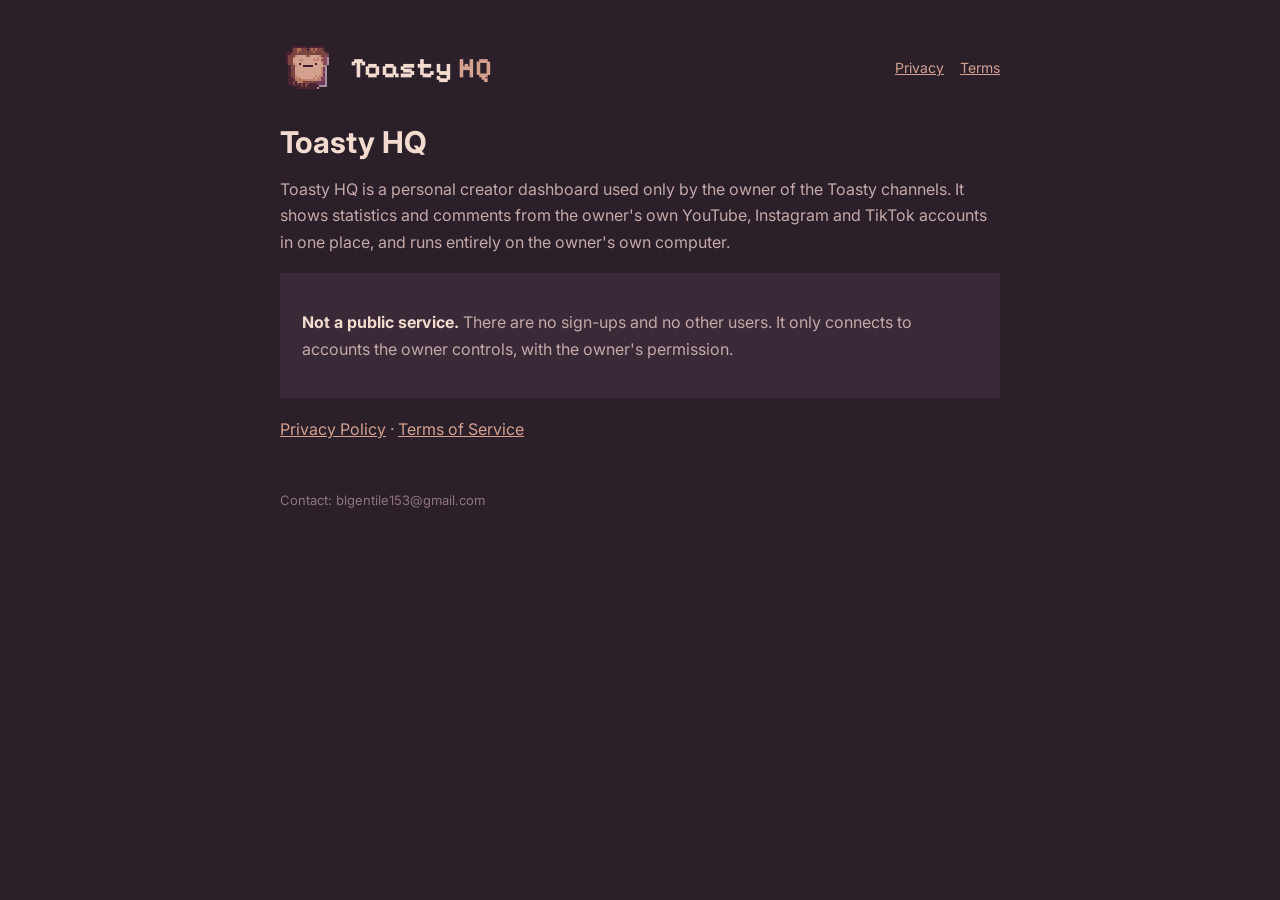
<file: index.html>
<!doctype html>
<html lang="en">
<head>
  <meta charset="utf-8">
  <meta name="viewport" content="width=device-width, initial-scale=1">
  <title>Toasty HQ</title>
  <link rel="icon" href="toasty.png">
  <link href="https://fonts.googleapis.com/css2?family=Pixelify+Sans:wght@700&family=Inter:wght@400;600;700&display=swap" rel="stylesheet">
  <link rel="stylesheet" href="style.css">
</head>
<body>
  <div class="wrap">
    <header>
      <img src="toasty.png" alt="Toasty">
      <a class="logo" href="./">Toasty <span>HQ</span></a>
      <nav><a href="privacy/">Privacy</a><a href="terms/">Terms</a></nav>
    </header>
    <h1>Toasty HQ</h1>
    <p>Toasty HQ is a personal creator dashboard used only by the owner of the Toasty channels. It shows statistics and
      comments from the owner's own YouTube, Instagram and TikTok accounts in one place, and runs entirely on the
      owner's own computer.</p>
    <div class="card">
      <p><strong>Not a public service.</strong> There are no sign-ups and no other users. It only connects to accounts
        the owner controls, with the owner's permission.</p>
    </div>
    <p><a href="privacy/">Privacy Policy</a> · <a href="terms/">Terms of Service</a></p>
    <footer>Contact: blgentile153@gmail.com</footer>
  </div>
</body>
</html>
</file>
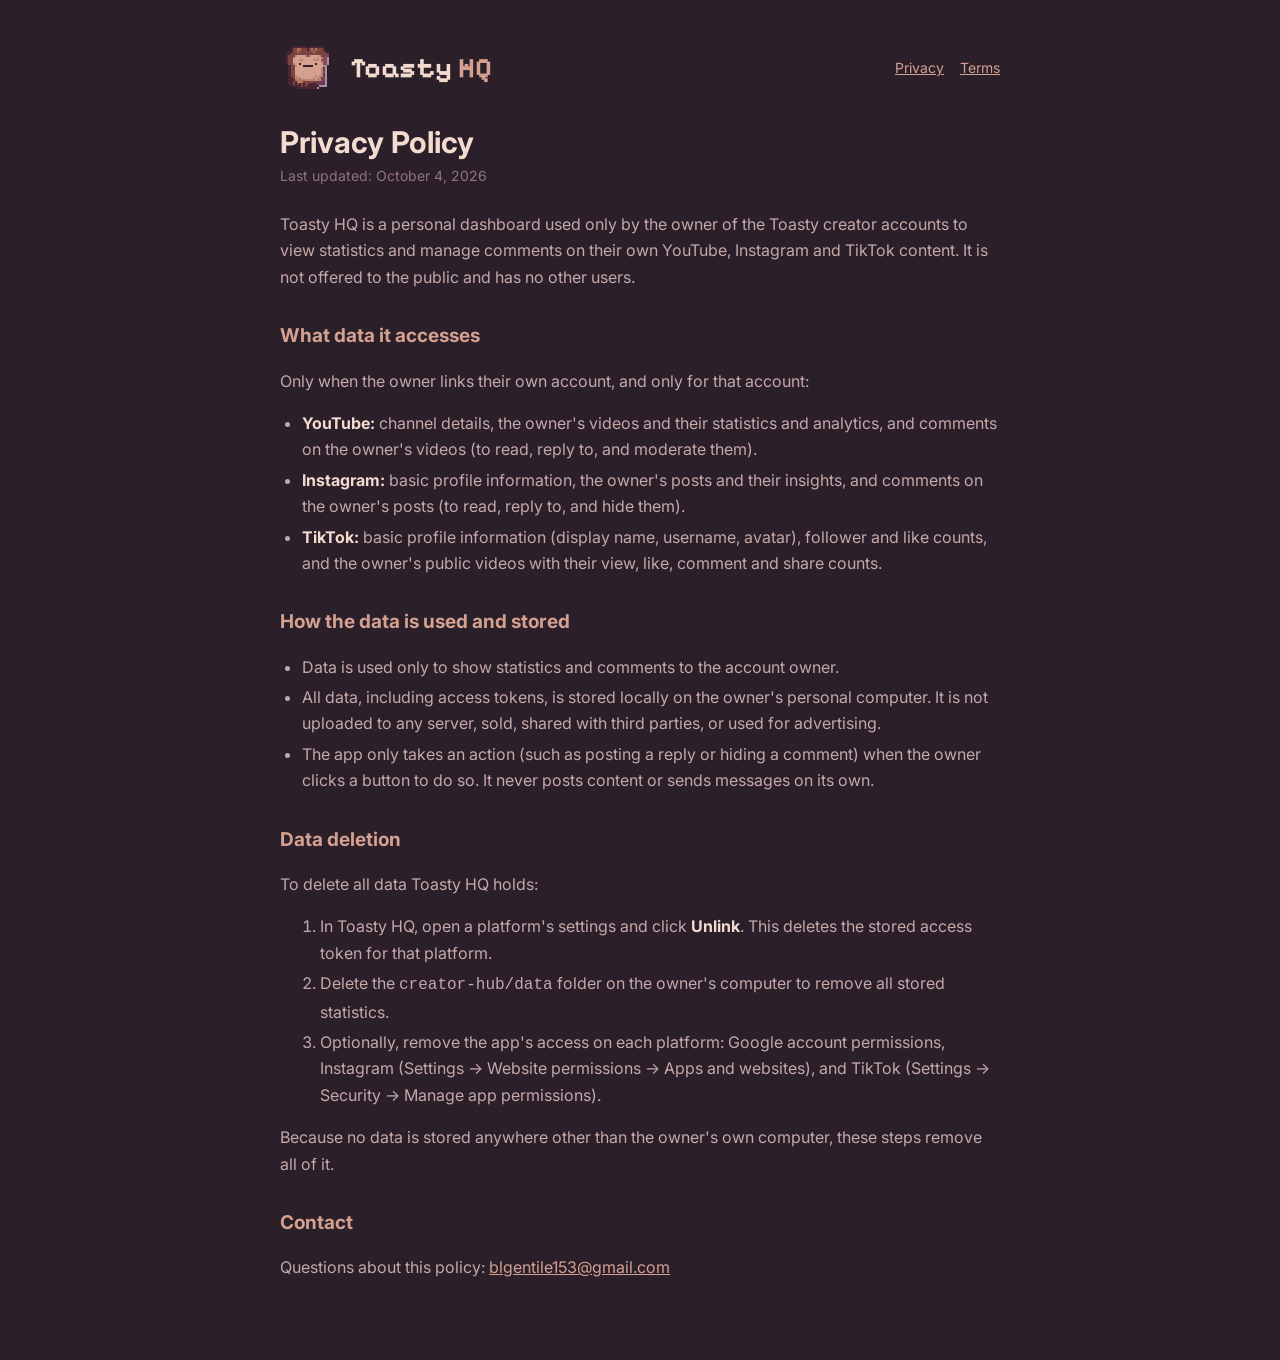
<file: privacy/index.html>
<!doctype html>
<html lang="en">
<head>
  <meta charset="utf-8">
  <meta name="viewport" content="width=device-width, initial-scale=1">
  <title>Privacy Policy · Toasty HQ</title>
  <link rel="icon" href="../toasty.png">
  <link href="https://fonts.googleapis.com/css2?family=Pixelify+Sans:wght@700&family=Inter:wght@400;600;700&display=swap" rel="stylesheet">
  <link rel="stylesheet" href="../style.css">
</head>
<body>
  <div class="wrap">
    <header>
      <img src="../toasty.png" alt="Toasty">
      <a class="logo" href="../">Toasty <span>HQ</span></a>
      <nav><a href="../privacy/">Privacy</a><a href="../terms/">Terms</a></nav>
    </header>
    <h1>Privacy Policy</h1>
    <p class="updated">Last updated: October 4, 2026</p>

    <p>Toasty HQ is a personal dashboard used only by the owner of the Toasty creator accounts to view statistics and
      manage comments on their own YouTube, Instagram and TikTok content. It is not offered to the public and has no
      other users.</p>

    <h2>What data it accesses</h2>
    <p>Only when the owner links their own account, and only for that account:</p>
    <ul>
      <li><strong>YouTube:</strong> channel details, the owner's videos and their statistics and analytics, and comments
        on the owner's videos (to read, reply to, and moderate them).</li>
      <li><strong>Instagram:</strong> basic profile information, the owner's posts and their insights, and comments on
        the owner's posts (to read, reply to, and hide them).</li>
      <li><strong>TikTok:</strong> basic profile information (display name, username, avatar), follower and like
        counts, and the owner's public videos with their view, like, comment and share counts.</li>
    </ul>

    <h2>How the data is used and stored</h2>
    <ul>
      <li>Data is used only to show statistics and comments to the account owner.</li>
      <li>All data, including access tokens, is stored locally on the owner's personal computer. It is not uploaded to
        any server, sold, shared with third parties, or used for advertising.</li>
      <li>The app only takes an action (such as posting a reply or hiding a comment) when the owner clicks a button to
        do so. It never posts content or sends messages on its own.</li>
    </ul>

    <h2>Data deletion</h2>
    <p>To delete all data Toasty HQ holds:</p>
    <ol>
      <li>In Toasty HQ, open a platform's settings and click <strong>Unlink</strong>. This deletes the stored access
        token for that platform.</li>
      <li>Delete the <code>creator-hub/data</code> folder on the owner's computer to remove all stored statistics.</li>
      <li>Optionally, remove the app's access on each platform: Google account permissions, Instagram
        (Settings → Website permissions → Apps and websites), and TikTok (Settings → Security → Manage app
        permissions).</li>
    </ol>
    <p>Because no data is stored anywhere other than the owner's own computer, these steps remove all of it.</p>

    <h2>Contact</h2>
    <p>Questions about this policy: <a href="mailto:blgentile153@gmail.com">blgentile153@gmail.com</a></p>
  </div>
</body>
</html>
</file>
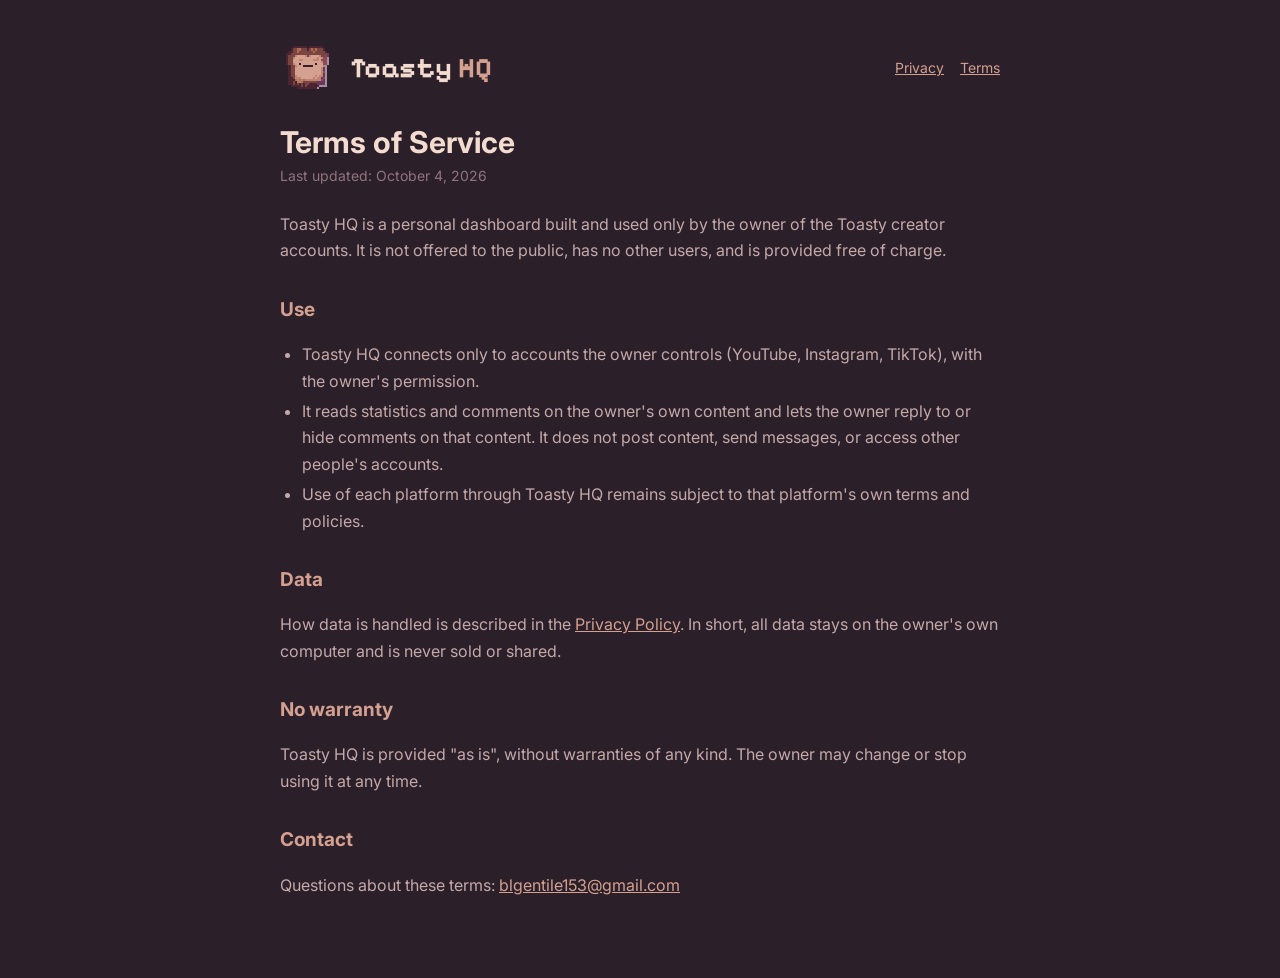
<file: terms/index.html>
<!doctype html>
<html lang="en">
<head>
  <meta charset="utf-8">
  <meta name="viewport" content="width=device-width, initial-scale=1">
  <title>Terms of Service · Toasty HQ</title>
  <link rel="icon" href="../toasty.png">
  <link href="https://fonts.googleapis.com/css2?family=Pixelify+Sans:wght@700&family=Inter:wght@400;600;700&display=swap" rel="stylesheet">
  <link rel="stylesheet" href="../style.css">
</head>
<body>
  <div class="wrap">
    <header>
      <img src="../toasty.png" alt="Toasty">
      <a class="logo" href="../">Toasty <span>HQ</span></a>
      <nav><a href="../privacy/">Privacy</a><a href="../terms/">Terms</a></nav>
    </header>
    <h1>Terms of Service</h1>
    <p class="updated">Last updated: October 4, 2026</p>

    <p>Toasty HQ is a personal dashboard built and used only by the owner of the Toasty creator accounts. It is not
      offered to the public, has no other users, and is provided free of charge.</p>

    <h2>Use</h2>
    <ul>
      <li>Toasty HQ connects only to accounts the owner controls (YouTube, Instagram, TikTok), with the owner's
        permission.</li>
      <li>It reads statistics and comments on the owner's own content and lets the owner reply to or hide comments on
        that content. It does not post content, send messages, or access other people's accounts.</li>
      <li>Use of each platform through Toasty HQ remains subject to that platform's own terms and policies.</li>
    </ul>

    <h2>Data</h2>
    <p>How data is handled is described in the <a href="../privacy/">Privacy Policy</a>. In short, all data stays on
      the owner's own computer and is never sold or shared.</p>

    <h2>No warranty</h2>
    <p>Toasty HQ is provided "as is", without warranties of any kind. The owner may change or stop using it at any
      time.</p>

    <h2>Contact</h2>
    <p>Questions about these terms: <a href="mailto:blgentile153@gmail.com">blgentile153@gmail.com</a></p>
  </div>
</body>
</html>
</file>
<file: style.css>
:root {
  --plum: #2b1f2a; --surface: #3a2a38; --crust: #7a4440; --crumb: #b06c50; --bread: #d4a090;
  --cream: #f3dccf; --muted: #c4a9a8; --faint: #8f7480; --lav: #a890a0;
}
* { box-sizing: border-box; }
body {
  margin: 0; background: var(--plum); color: var(--cream);
  font: 16px/1.65 "Inter", system-ui, -apple-system, "Segoe UI", sans-serif;
}
.wrap { max-width: 760px; margin: 0 auto; padding: 40px 20px 64px; }
header { display: flex; align-items: center; gap: 14px; margin-bottom: 28px; }
header img { width: 56px; height: 56px; image-rendering: pixelated; }
.logo { font: 700 28px "Pixelify Sans", ui-monospace, monospace; text-decoration: none; color: var(--cream); }
.logo span { color: var(--bread); }
nav { margin-left: auto; display: flex; gap: 16px; font-size: 14px; }
a { color: var(--bread); }
h1 { font-size: 30px; line-height: 1.2; margin: 0 0 4px; }
h2 { font-size: 19px; margin: 30px 0 8px; color: var(--bread); }
.updated { color: var(--faint); font-size: 14px; margin: 0 0 24px; }
.card { background: var(--surface); padding: 20px 22px; margin: 18px 0; }
ul { padding-left: 22px; }
li { margin: 4px 0; color: var(--muted); }
p { color: var(--muted); }
strong { color: var(--cream); }
footer { margin-top: 48px; color: var(--faint); font-size: 13px; }
@media (max-width: 520px) { header { flex-wrap: wrap; } nav { margin-left: 0; width: 100%; } h1 { font-size: 25px; } }
</file>
